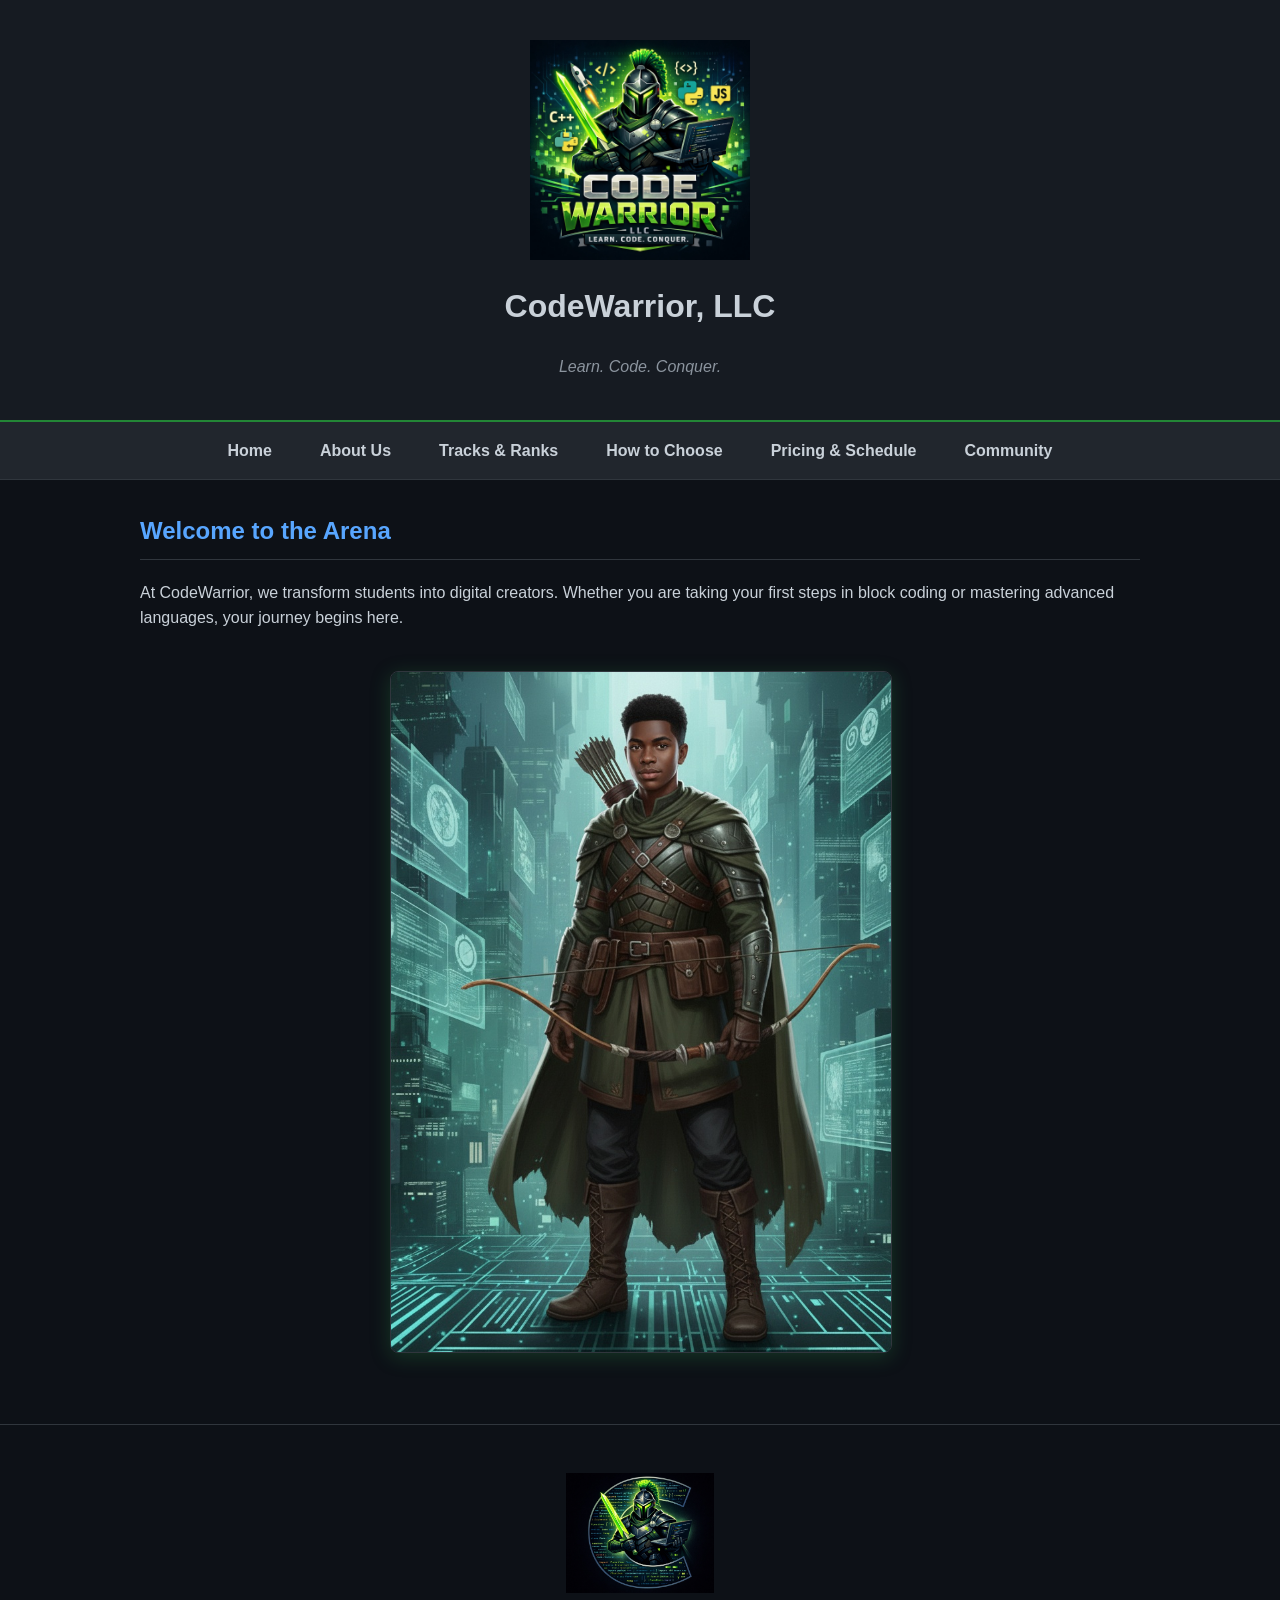
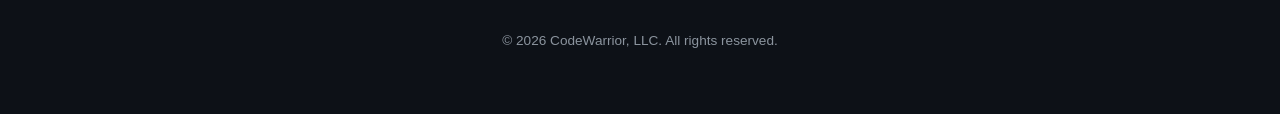
<file: index.html>
<!DOCTYPE html>
<html lang="en">
<head>
    <meta charset="utf-8">
    <title>CodeWarrior, LLC | Home</title>
    <link rel="stylesheet" href="style.css">
</head>
<body>
    <header>
        <img src="icon.jpg" alt="CodeWarrior Icon" width="100">
        <h1>CodeWarrior, LLC</h1>
        <p class="tagline">Learn. Code. Conquer.</p>
    </header>

    <nav>
        <a href="index.html">Home</a>
        <a href="about.html">About Us</a>
        <a href="programs.html">Tracks & Ranks</a>
        <a href="choose.html">How to Choose</a>
        <a href="pricing.html">Pricing & Schedule</a>
        <a href="community.html">Community</a>
    </nav>

    <main>
        <h2>Welcome to the Arena</h2>
        <p>At CodeWarrior, we transform students into digital creators. Whether you are taking your first steps in block coding or mastering advanced languages, your journey begins here.</p>
        
        <div class="hero-container">
            <img src="Knight.jpg" alt="CodeWarrior Knight" class="hero-image">
        </div>
    </main>

    <footer>
        <img src="footerimage.jpg" alt="CodeWarrior Footer Brand" class="footer-img">
        <p>&copy; 2026 CodeWarrior, LLC. All rights reserved.</p>
    </footer>
</body>
</html>
</file>
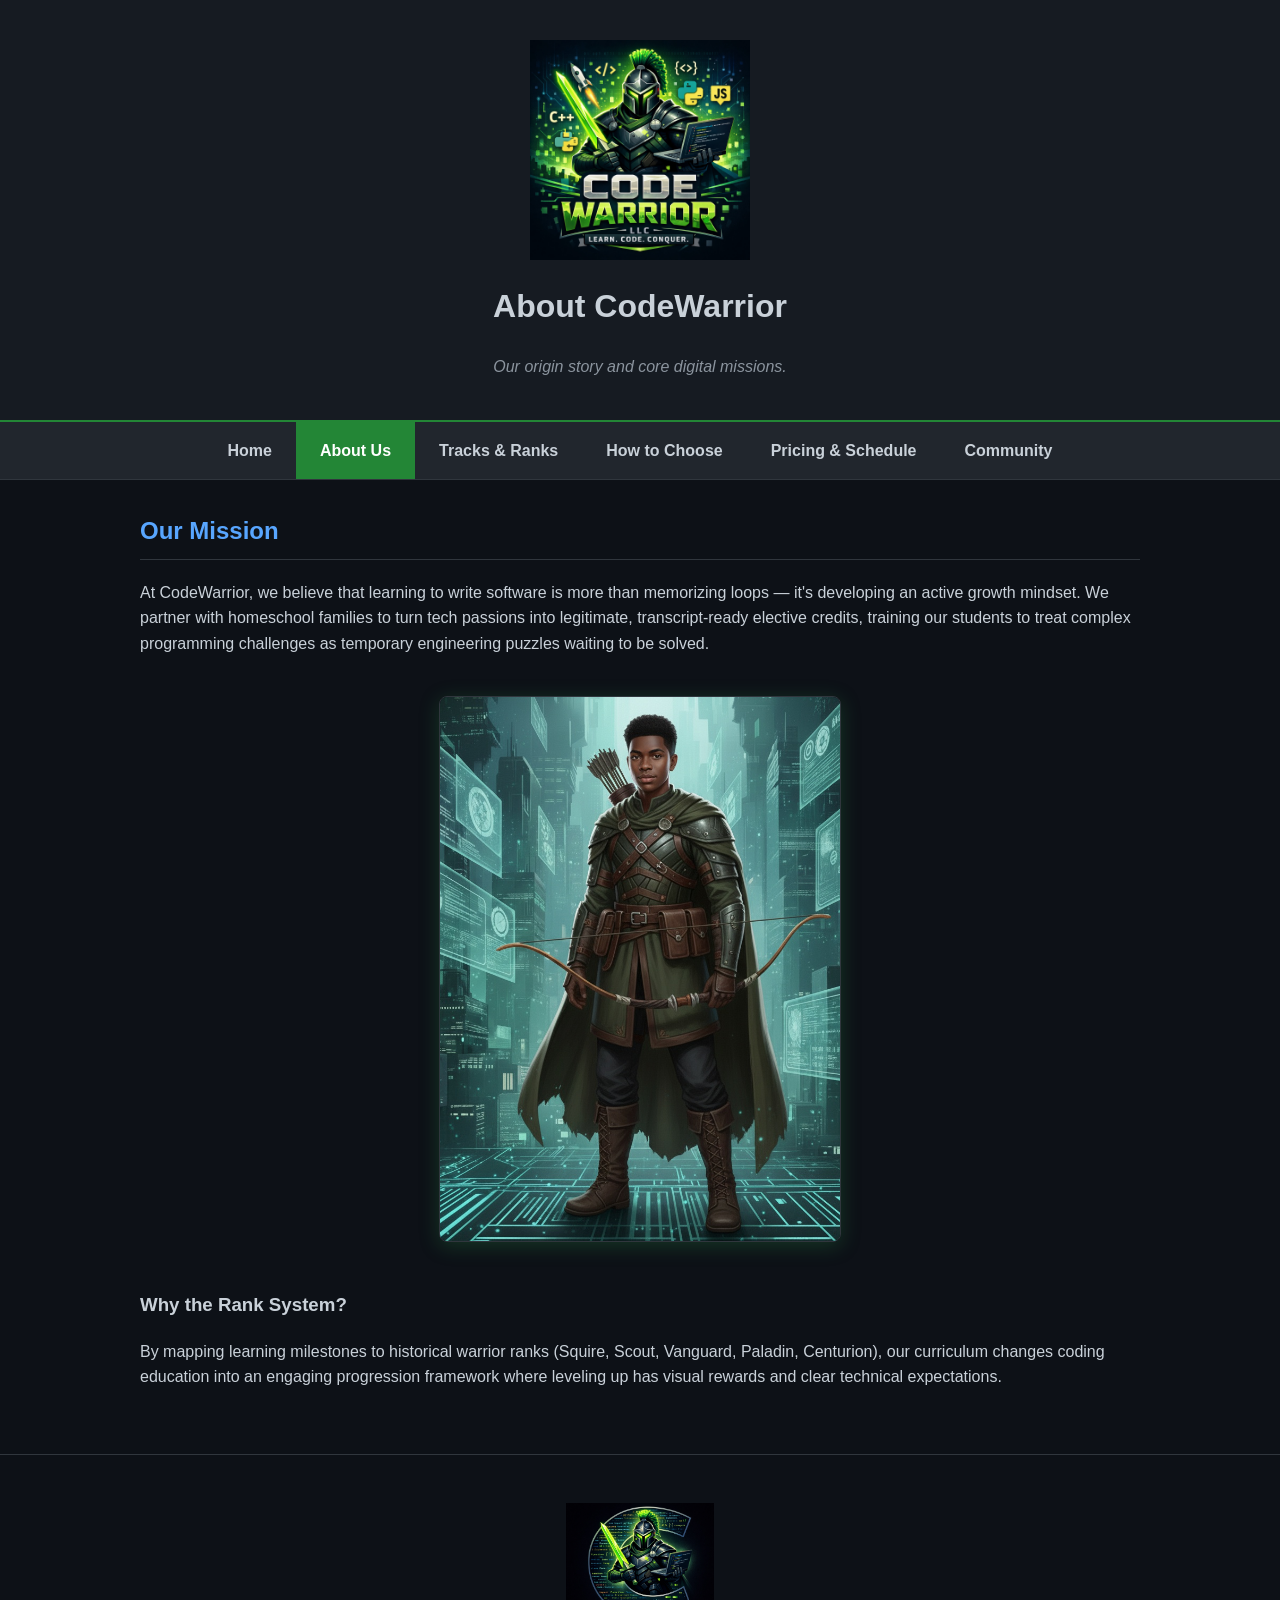
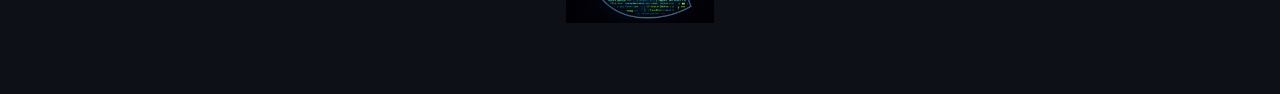
<file: about.html>
<!DOCTYPE html>
<html lang="en">
<head>
    <meta charset="utf-8">
    <title>About Us | CodeWarrior, LLC</title>
    <link rel="stylesheet" href="style.css">
</head>
<body>
    <header>
        <img src="icon.jpg" alt="CodeWarrior Icon" width="100">
        <h1>About CodeWarrior</h1>
        <p class="tagline">Our origin story and core digital missions.</p>
    </header>

    <nav>
        <a href="index.html">Home</a>
        <a href="about.html" class="active">About Us</a>
        <a href="programs.html">Tracks & Ranks</a>
        <a href="choose.html">How to Choose</a>
        <a href="pricing.html">Pricing & Schedule</a>
        <a href="community.html">Community</a>
    </nav>

    <main>
        <h2>Our Mission</h2>
        <p>At CodeWarrior, we believe that learning to write software is more than memorizing loops — it's developing an active growth mindset. We partner with homeschool families to turn tech passions into legitimate, transcript-ready elective credits, training our students to treat complex programming challenges as temporary engineering puzzles waiting to be solved.</p>
        
        <div class="hero-container">
            <img src="Knight.jpg" alt="CodeWarrior Shield" class="hero-image" style="max-width: 400px;">
        </div>
        
        <h3>Why the Rank System?</h3>
        <p>By mapping learning milestones to historical warrior ranks (Squire, Scout, Vanguard, Paladin, Centurion), our curriculum changes coding education into an engaging progression framework where leveling up has visual rewards and clear technical expectations.</p>
    </main>

    <footer>
        <img src="footerimage.jpg" alt="CodeWarrior Footer Brand" class="footer-img">
    </footer>
</body>
</html>
</file>
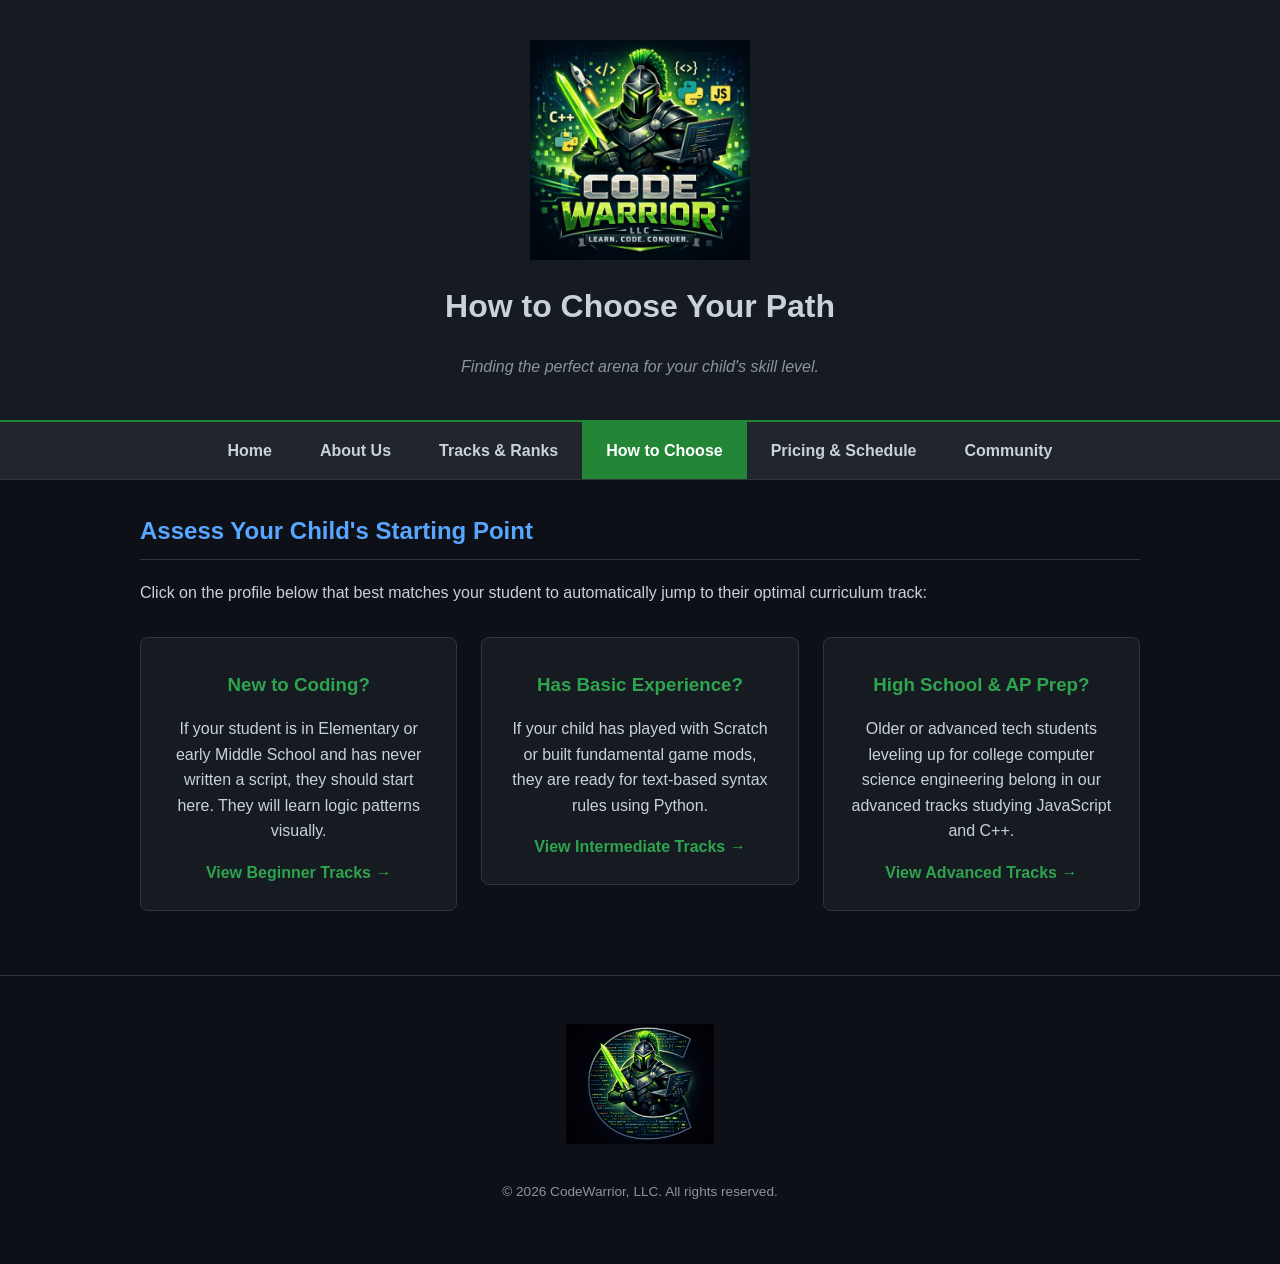
<file: choose.html>
<!DOCTYPE html>
<html lang="en">
<head>
    <meta charset="utf-8">
    <title>How to Choose | CodeWarrior, LLC</title>
    <link rel="stylesheet" href="style.css">
</head>
<body>
    <header>
        <img src="icon.jpg" alt="CodeWarrior Icon" width="100">
        <h1>How to Choose Your Path</h1>
        <p class="tagline">Finding the perfect arena for your child's skill level.</p>
    </header>

    <nav>
        <a href="index.html">Home</a>
        <a href="about.html">About Us</a>
        <a href="programs.html">Tracks & Ranks</a>
        <a href="choose.html" class="active">How to Choose</a>
        <a href="pricing.html">Pricing & Schedule</a>
        <a href="community.html">Community</a>
    </nav>

    <main>
        <h2>Assess Your Child's Starting Point</h2>
        <p>Click on the profile below that best matches your student to automatically jump to their optimal curriculum track:</p>
        
        <div class="program-grid">
            <!-- TARGETS THE BEGINNER SECTION -->
            <a href="programs.html#beginner" style="text-decoration: none; color: inherit;">
                <div class="card" style="cursor: pointer;">
                    <h3>New to Coding?</h3>
                    <p>If your student is in Elementary or early Middle School and has never written a script, they should start here. They will learn logic patterns visually.</p>
                    <span style="color: #2ea44f; font-weight: bold; display: block; margin-top: 10px;">View Beginner Tracks &rarr;</span>
                </div>
            </a>

            <!-- TARGETS THE INTERMEDIATE SECTION -->
            <a href="programs.html#intermediate" style="text-decoration: none; color: inherit;">
                <div class="card" style="cursor: pointer;">
                    <h3>Has Basic Experience?</h3>
                    <p>If your child has played with Scratch or built fundamental game mods, they are ready for text-based syntax rules using Python.</p>
                    <span style="color: #2ea44f; font-weight: bold; display: block; margin-top: 10px;">View Intermediate Tracks &rarr;</span>
                </div>
            </a>

            <!-- TARGETS THE ADVANCED SECTION -->
            <a href="programs.html#advanced" style="text-decoration: none; color: inherit;">
                <div class="card" style="cursor: pointer;">
                    <h3>High School & AP Prep?</h3>
                    <p>Older or advanced tech students leveling up for college computer science engineering belong in our advanced tracks studying JavaScript and C++.</p>
                    <span style="color: #2ea44f; font-weight: bold; display: block; margin-top: 10px;">View Advanced Tracks &rarr;</span>
                </div>
            </a>
        </div>
    </main>

    <footer>
        <img src="footerimage.jpg" alt="CodeWarrior Footer Brand" class="footer-img">
        <p>&copy; 2026 CodeWarrior, LLC. All rights reserved.</p>
    </footer>
</body>
</html>
</file>
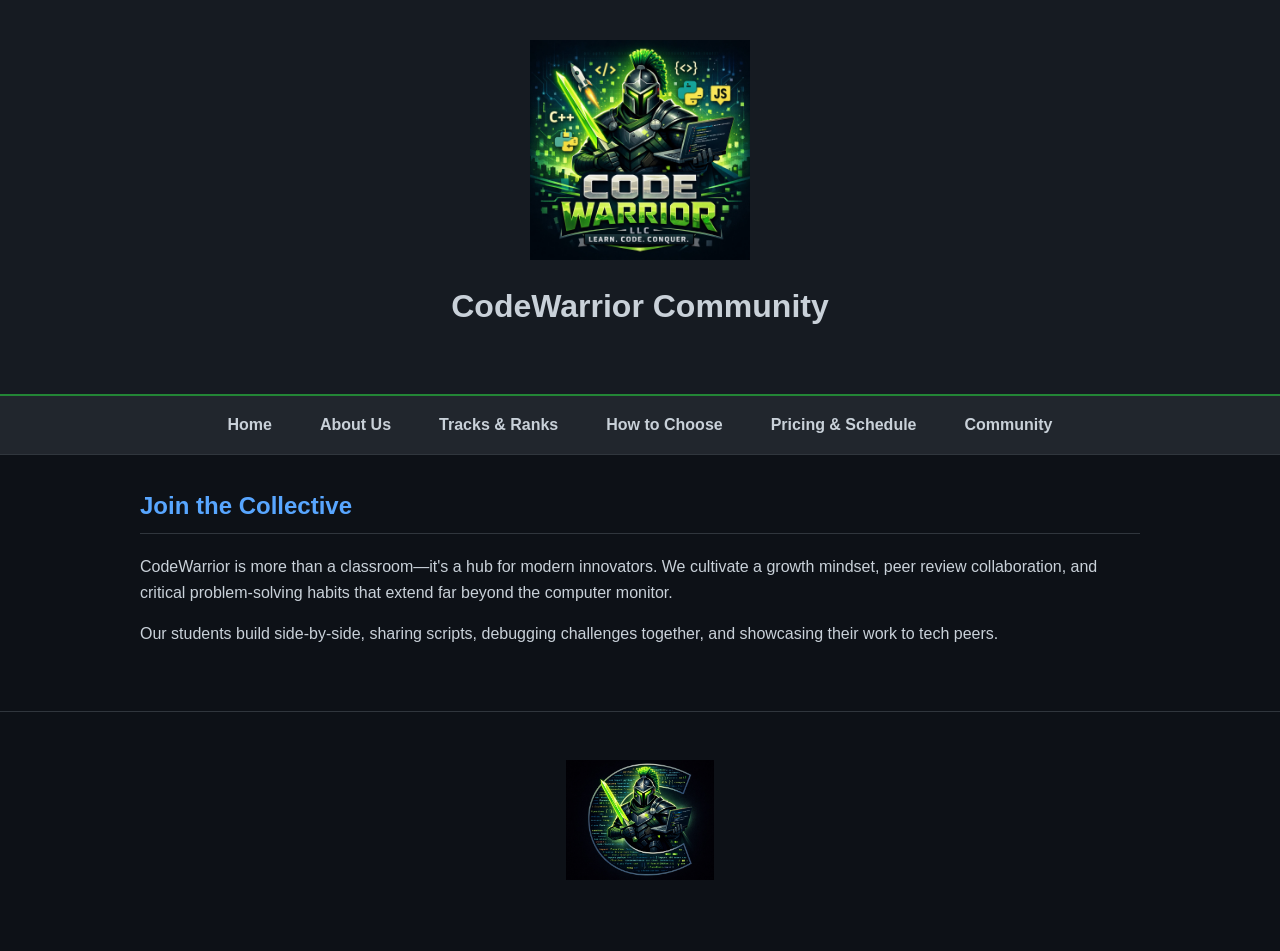
<file: community.html>
<!DOCTYPE html>
<html lang="en">
<head>
    <meta charset="utf-8">
    <title>Community | CodeWarrior, LLC</title>
    <link rel="stylesheet" href="style.css">
</head>
<body>
    <header>
        <img src="icon.jpg" alt="CodeWarrior Icon" width="100">
        <h1>CodeWarrior Community</h1>
    </header>

    <nav>
        <a href="index.html">Home</a>
        <a href="about.html">About Us</a>
        <a href="programs.html">Tracks & Ranks</a>
        <a href="choose.html">How to Choose</a>
        <a href="pricing.html">Pricing & Schedule</a>
        <a href="community.html">Community</a>
    </nav>
    
    <main>
        <h2>Join the Collective</h2>
        <p>CodeWarrior is more than a classroom—it's a hub for modern innovators. We cultivate a growth mindset, peer review collaboration, and critical problem-solving habits that extend far beyond the computer monitor.</p>
        
        <p>Our students build side-by-side, sharing scripts, debugging challenges together, and showcasing their work to tech peers.</p>
    </main>

    <footer>
        <img src="footerimage.jpg" alt="CodeWarrior Footer Brand" class="footer-img">
    </footer>
</body>
</html>
</file>
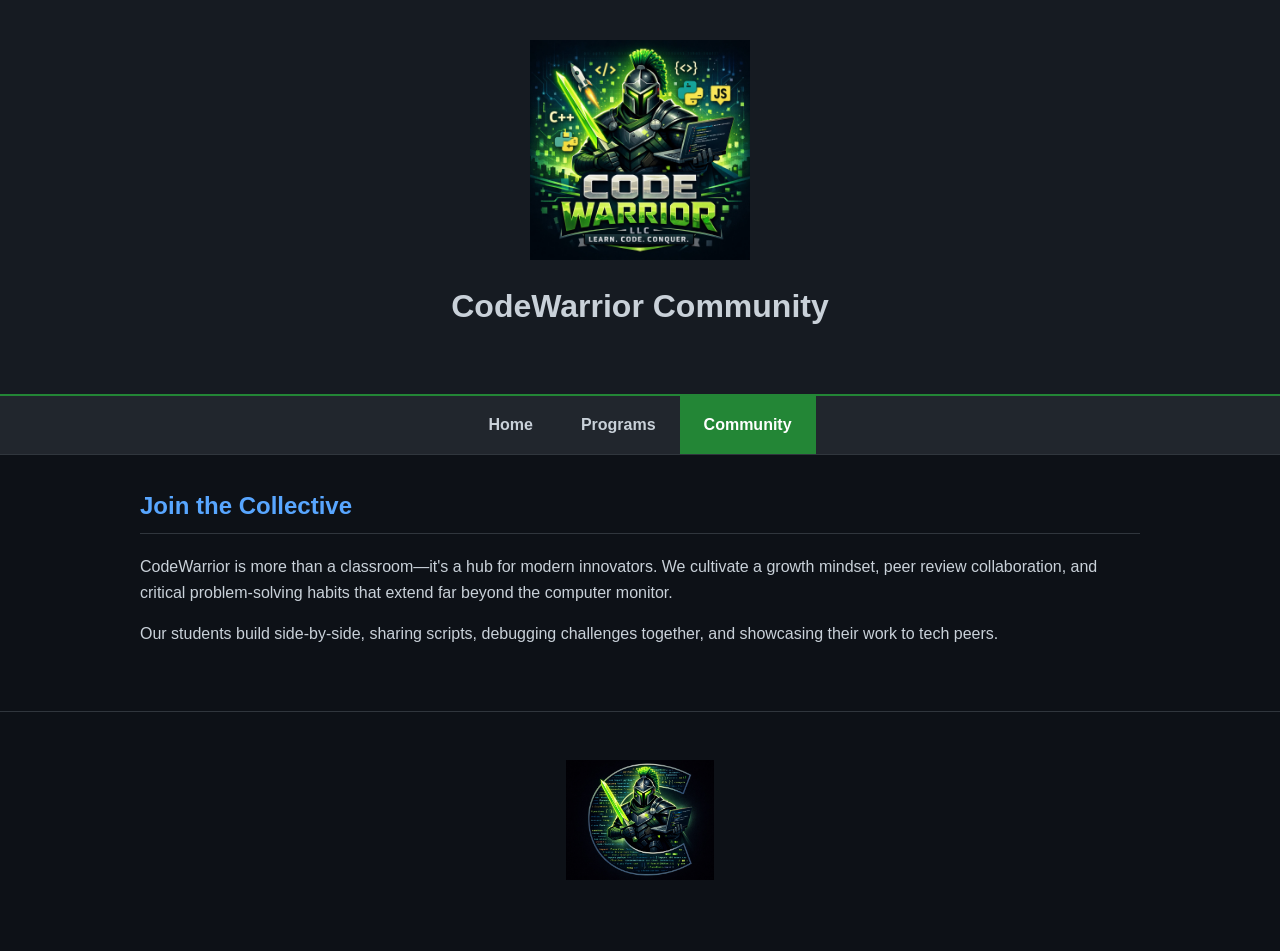
<file: community.html.html>
<!DOCTYPE html>
<html lang="en">
<head>
    <meta charset="utf-8">
    <title>Community | CodeWarrior, LLC</title>
    <link rel="stylesheet" href="style.css">
</head>
<body>
    <header>
        <img src="icon.jpg" alt="CodeWarrior Icon" width="100">
        <h1>CodeWarrior Community</h1>
    </header>

    <nav>
        <a href="index.html">Home</a>
        <a href="programs.html">Programs</a>
        <a href="community.html" class="active">Community</a>
    </nav>

    <main>
        <h2>Join the Collective</h2>
        <p>CodeWarrior is more than a classroom—it's a hub for modern innovators. We cultivate a growth mindset, peer review collaboration, and critical problem-solving habits that extend far beyond the computer monitor.</p>
        
        <p>Our students build side-by-side, sharing scripts, debugging challenges together, and showcasing their work to tech peers.</p>
    </main>

    <footer>
        <img src="footerimage.jpg" alt="CodeWarrior Footer Brand" class="footer-img">
    </footer>
</body>
</html>
</file>
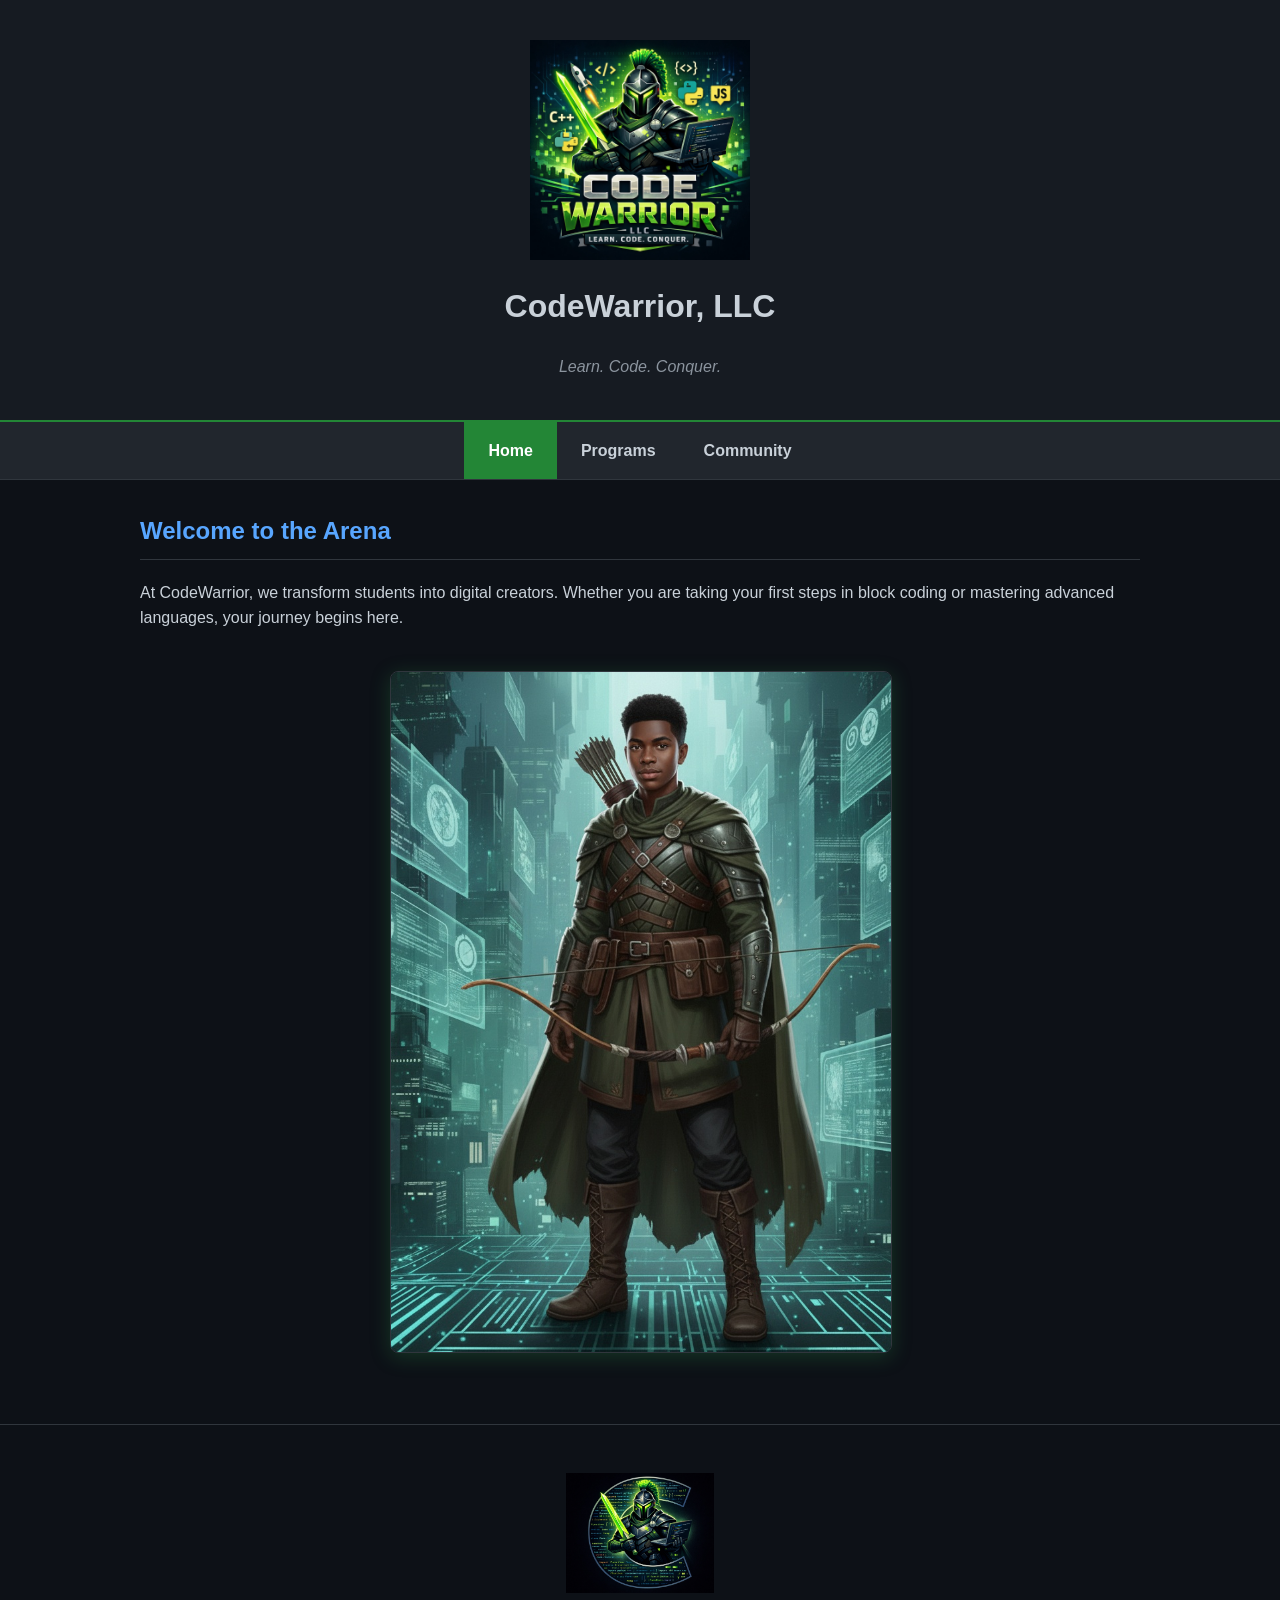
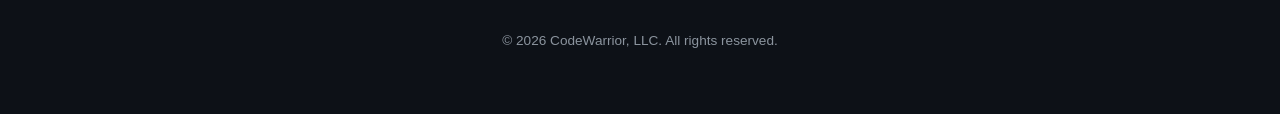
<file: index.html.html>
<!DOCTYPE html>
<html lang="en">
<head>
    <meta charset="utf-8">
    <title>CodeWarrior, LLC | Home</title>
    <link rel="stylesheet" href="style.css">
</head>
<body>
    <header>
        <img src="icon.jpg" alt="CodeWarrior Icon" width="100">
        <h1>CodeWarrior, LLC</h1>
        <p class="tagline">Learn. Code. Conquer.</p>
    </header>

    <nav>
        <a href="index.html" class="active">Home</a>
        <a href="programs.html">Programs</a>
        <a href="community.html">Community</a>
    </nav>

    <main>
        <h2>Welcome to the Arena</h2>
        <p>At CodeWarrior, we transform students into digital creators. Whether you are taking your first steps in block coding or mastering advanced languages, your journey begins here.</p>
        
        <div class="hero-container">
            <img src="Knight.jpg" alt="CodeWarrior Knight" class="hero-image">
        </div>
    </main>

    <footer>
        <img src="footerimage.jpg" alt="CodeWarrior Footer Brand" class="footer-img">
        <p>&copy; 2026 CodeWarrior, LLC. All rights reserved.</p>
    </footer>
</body>
</html>
</file>
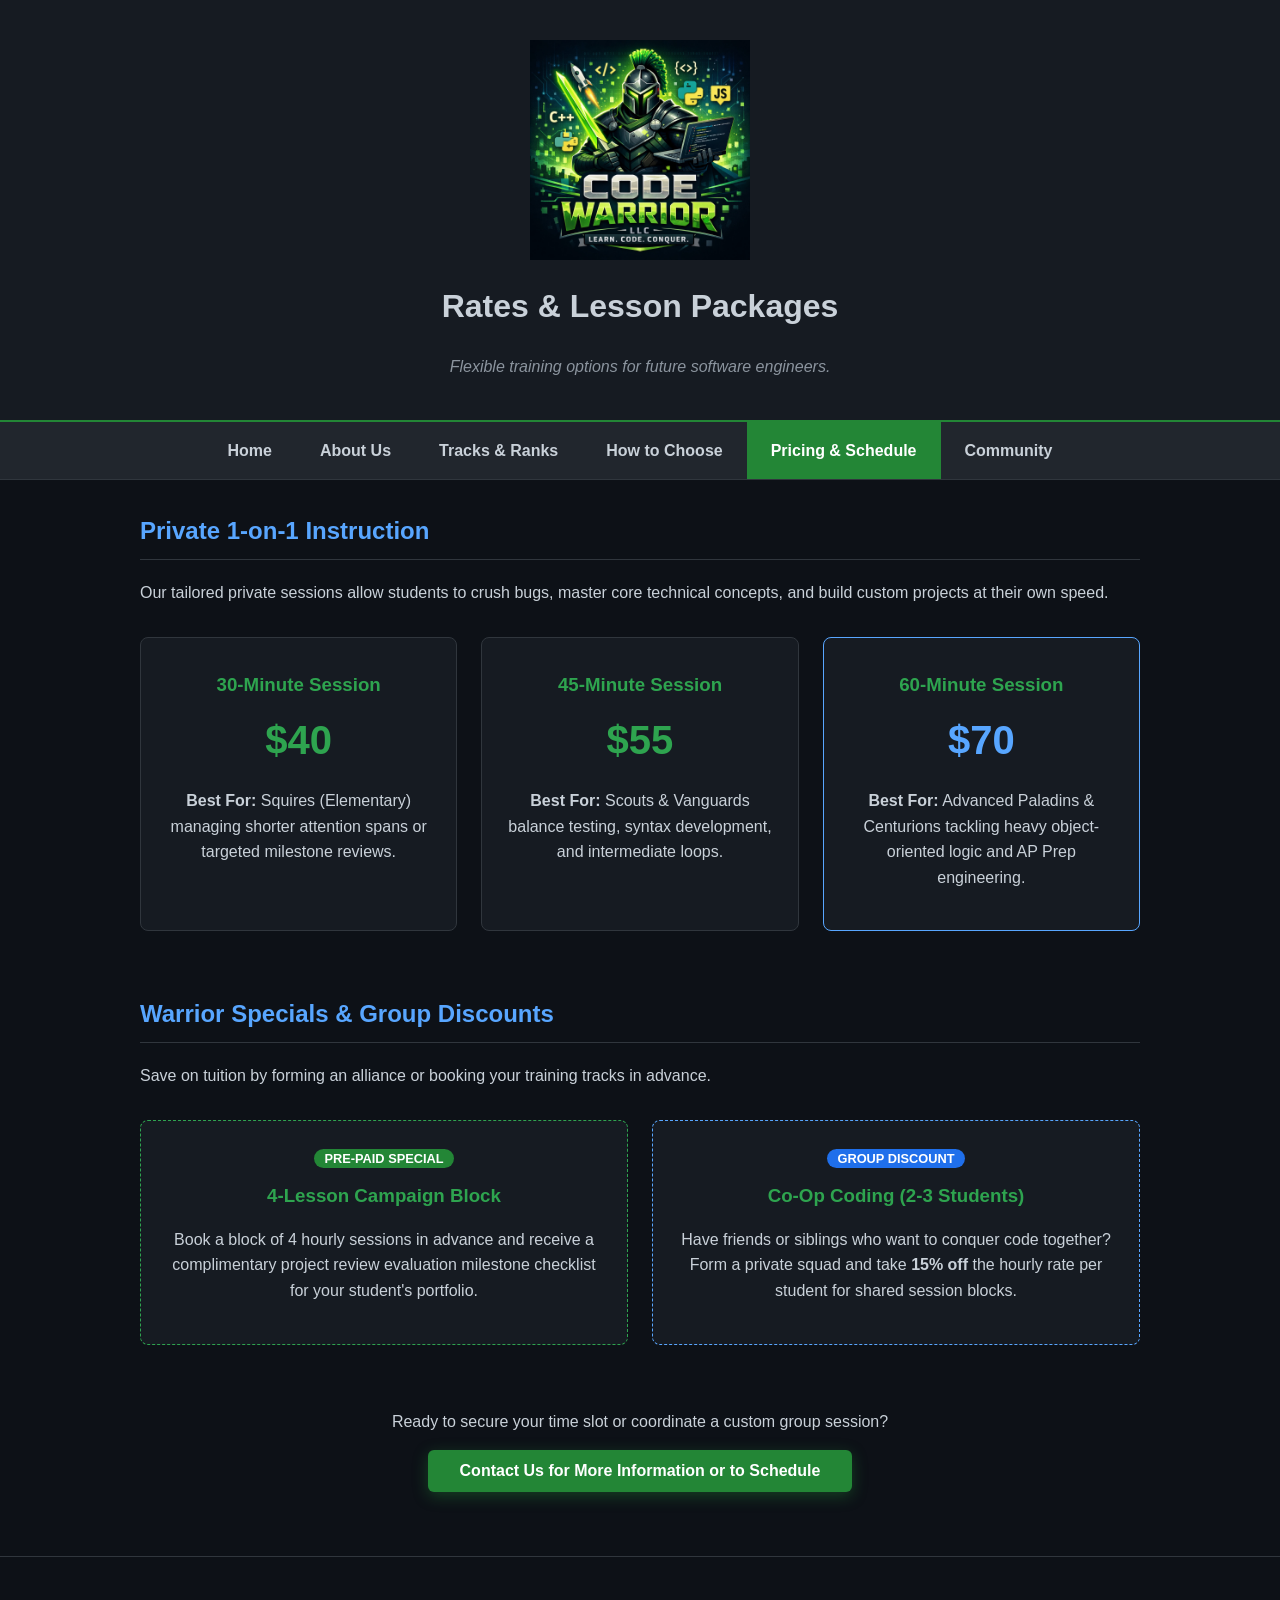
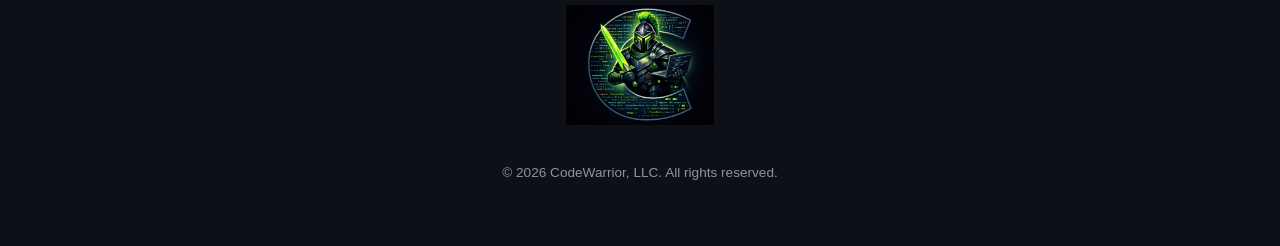
<file: pricing.html>
<!DOCTYPE html>
<html lang="en">
<head>
    <meta charset="utf-8">
    <title>Pricing & Enrollment | CodeWarrior, LLC</title>
    <link rel="stylesheet" href="style.css">
</head>
<body>
    <header>
        <img src="icon.jpg" alt="CodeWarrior Icon" width="100">
        <h1>Rates & Lesson Packages</h1>
        <p class="tagline">Flexible training options for future software engineers.</p>
    </header>

    <nav>
        <a href="index.html">Home</a>
        <a href="about.html">About Us</a>
        <a href="programs.html">Tracks & Ranks</a>
        <a href="choose.html">How to Choose</a>
        <a href="pricing.html" class="active">Pricing & Schedule</a>
        <a href="community.html">Community</a>
    </nav>

    <main>
        <h2>Private 1-on-1 Instruction</h2>
        <p>Our tailored private sessions allow students to crush bugs, master core technical concepts, and build custom projects at their own speed.</p>

        <!-- PRIVATE LESSON RATES GRID -->
        <div class="program-grid">
            <div class="card">
                <h3>30-Minute Session</h3>
                <p class="price" style="font-size: 2.5rem; color: #2ea44f; font-weight: bold; margin: 0.5rem 0;">$40</p>
                <p><strong>Best For:</strong> Squires (Elementary) managing shorter attention spans or targeted milestone reviews.</p>
            </div>

            <div class="card">
                <h3>45-Minute Session</h3>
                <p class="price" style="font-size: 2.5rem; color: #2ea44f; font-weight: bold; margin: 0.5rem 0;">$55</p>
                <p><strong>Best For:</strong> Scouts & Vanguards balance testing, syntax development, and intermediate loops.</p>
            </div>

            <div class="card" style="border-color: #58a6ff;">
                <h3>60-Minute Session</h3>
                <p class="price" style="font-size: 2.5rem; color: #58a6ff; font-weight: bold; margin: 0.5rem 0;">$70</p>
                <p><strong>Best For:</strong> Advanced Paladins & Centurions tackling heavy object-oriented logic and AP Prep engineering.</p>
            </div>
        </div>

        <!-- SPECIALS AND DISCOUNTS SECTION -->
        <h2 style="margin-top: 4rem;">Warrior Specials & Group Discounts</h2>
        <p>Save on tuition by forming an alliance or booking your training tracks in advance.</p>

        <div class="program-grid">
            <!-- SPECIAL 1: BUNDLE VALUE -->
            <div class="card" style="border: 1px dashed #2ea44f;">
                <span style="background: #238636; color: white; padding: 2px 10px; font-size: 0.8rem; font-weight: bold; border-radius: 10px; text-transform: uppercase;">Pre-Paid Special</span>
                <h3 style="margin-top: 10px;">4-Lesson Campaign Block</h3>
                <p>Book a block of 4 hourly sessions in advance and receive a complimentary project review evaluation milestone checklist for your student's portfolio.</p>
            </div>

            <!-- SPECIAL 2: GROUP RATE -->
            <div class="card" style="border: 1px dashed #58a6ff;">
                <span style="background: #1f6feb; color: white; padding: 2px 10px; font-size: 0.8rem; font-weight: bold; border-radius: 10px; text-transform: uppercase;">Group Discount</span>
                <h3 style="margin-top: 10px;">Co-Op Coding (2-3 Students)</h3>
                <p>Have friends or siblings who want to conquer code together? Form a private squad and take <strong>15% off</strong> the hourly rate per student for shared session blocks.</p>
            </div>
        </div>

        <!-- FIXED SCHEDULING SECTION -->
        <div style="text-align: center; margin-top: 4rem;">
            <p>Ready to secure your time slot or coordinate a custom group session?</p>
            <button onclick="copyEmailAddress(this)" style="background-color: #238636; color: white; padding: 0.75rem 2rem; border: none; text-decoration: none; font-weight: bold; border-radius: 6px; display: inline-block; box-shadow: 0 4px 15px rgba(35,134,54,0.4); cursor: pointer; font-size: 1rem; transition: all 0.2s ease;">Contact Us for More Information or to Schedule</button>
        </div>
    </main>

    <footer>
        <img src="footerimage.jpg" alt="CodeWarrior Footer Brand" class="footer-img">
        <p>&copy; 2026 CodeWarrior, LLC. All rights reserved.</p>
    </footer>

    <!-- CLIPBOARD COPY SCRIPT -->
    <script>
    function copyEmailAddress(buttonElement) {
        const email = "instructor@codewarriorllc.org"; 
        
        navigator.clipboard.writeText(email).then(() => {
            const originalText = buttonElement.innerText;
            buttonElement.innerText = "Email Copied to Clipboard!";
            buttonElement.style.backgroundColor = "#28a745"; 
            
            setTimeout(() => {
                buttonElement.innerText = originalText;
                buttonElement.style.backgroundColor = "#238636"; 
            }, 3000);
        }).catch(err => {
            alert("Please email us at: " + email);
        });
    }
    </script>
</body>
</html>
</file>
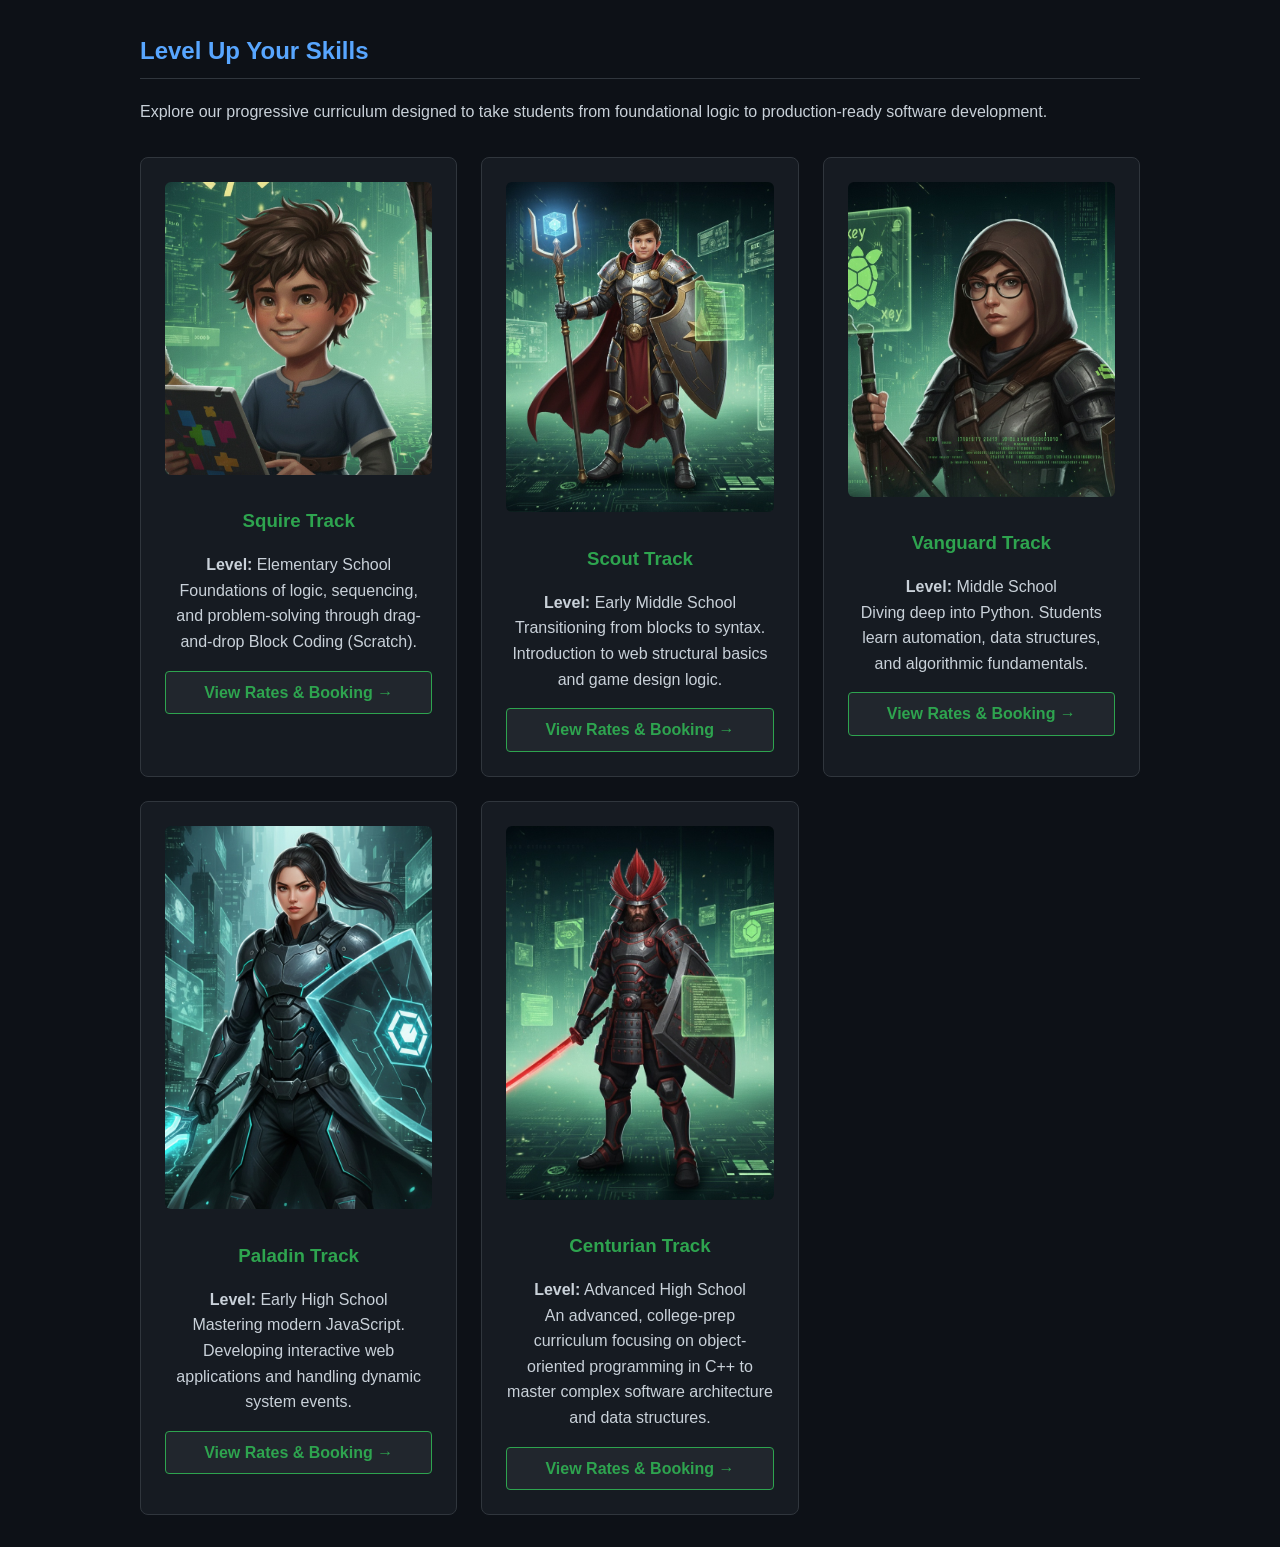
<file: programs.html>
<!DOCTYPE html>
<html lang="en">
<head>
    <meta charset="utf-8">
    <title>Programs | CodeWarrior, LLC</title>
    <!-- THIS LINE BELOW IS CRITICAL. IF IT IS MISSING, THE STYLES COLLAPSE -->
    <link rel="stylesheet" href="style.css">
</head>
<main>
    <h2>Level Up Your Skills</h2>
    <p>Explore our progressive curriculum designed to take students from foundational logic to production-ready software development.</p>

    <div class="program-grid">
        <div class="card" id="beginner">
            <img src="Squire.jpg" alt="Squire Rank">
            <h3>Squire Track</h3>
            <p><strong>Level:</strong> Elementary School<br>Foundations of logic, sequencing, and problem-solving through drag-and-drop Block Coding (Scratch).</p>
            <a href="pricing.html" style="display: block; margin-top: 15px; background: #21262d; color: #2ea44f; padding: 8px; border: 1px solid #2ea44f; border-radius: 4px; text-decoration: none; font-weight: bold;">View Rates & Booking &rarr;</a>
        </div>

        <div class="card">
            <img src="Scout.jpg" alt="Scout Rank">
            <h3>Scout Track</h3>
            <p><strong>Level:</strong> Early Middle School<br>Transitioning from blocks to syntax. Introduction to web structural basics and game design logic.</p>
            <a href="pricing.html" style="display: block; margin-top: 15px; background: #21262d; color: #2ea44f; padding: 8px; border: 1px solid #2ea44f; border-radius: 4px; text-decoration: none; font-weight: bold;">View Rates & Booking &rarr;</a>
        </div>

        <div class="card" id="intermediate">
            <img src="Vanguard.jpg" alt="Vanguard Rank">
            <h3>Vanguard Track</h3>
            <p><strong>Level:</strong> Middle School<br>Diving deep into Python. Students learn automation, data structures, and algorithmic fundamentals.</p>
            <a href="pricing.html" style="display: block; margin-top: 15px; background: #21262d; color: #2ea44f; padding: 8px; border: 1px solid #2ea44f; border-radius: 4px; text-decoration: none; font-weight: bold;">View Rates & Booking &rarr;</a>
        </div>

        <div class="card" id="advanced">
            <img src="paladin.jpg" alt="Paladin Rank">
            <h3>Paladin Track</h3>
            <p><strong>Level:</strong> Early High School<br>Mastering modern JavaScript. Developing interactive web applications and handling dynamic system events.</p>
            <a href="pricing.html" style="display: block; margin-top: 15px; background: #21262d; color: #2ea44f; padding: 8px; border: 1px solid #2ea44f; border-radius: 4px; text-decoration: none; font-weight: bold;">View Rates & Booking &rarr;</a>
        </div>

        <div class="card">
            <img src="centurian.jpg" alt="Centurian Rank">
            <h3>Centurian Track</h3>
            <p><strong>Level:</strong> Advanced High School<br>An advanced, college-prep curriculum focusing on object-oriented programming in C++ to master complex software architecture and data structures.</p>
            <a href="pricing.html" style="display: block; margin-top: 15px; background: #21262d; color: #2ea44f; padding: 8px; border: 1px solid #2ea44f; border-radius: 4px; text-decoration: none; font-weight: bold;">View Rates & Booking &rarr;</a>
        </div>
    </div>
</main>
</file>
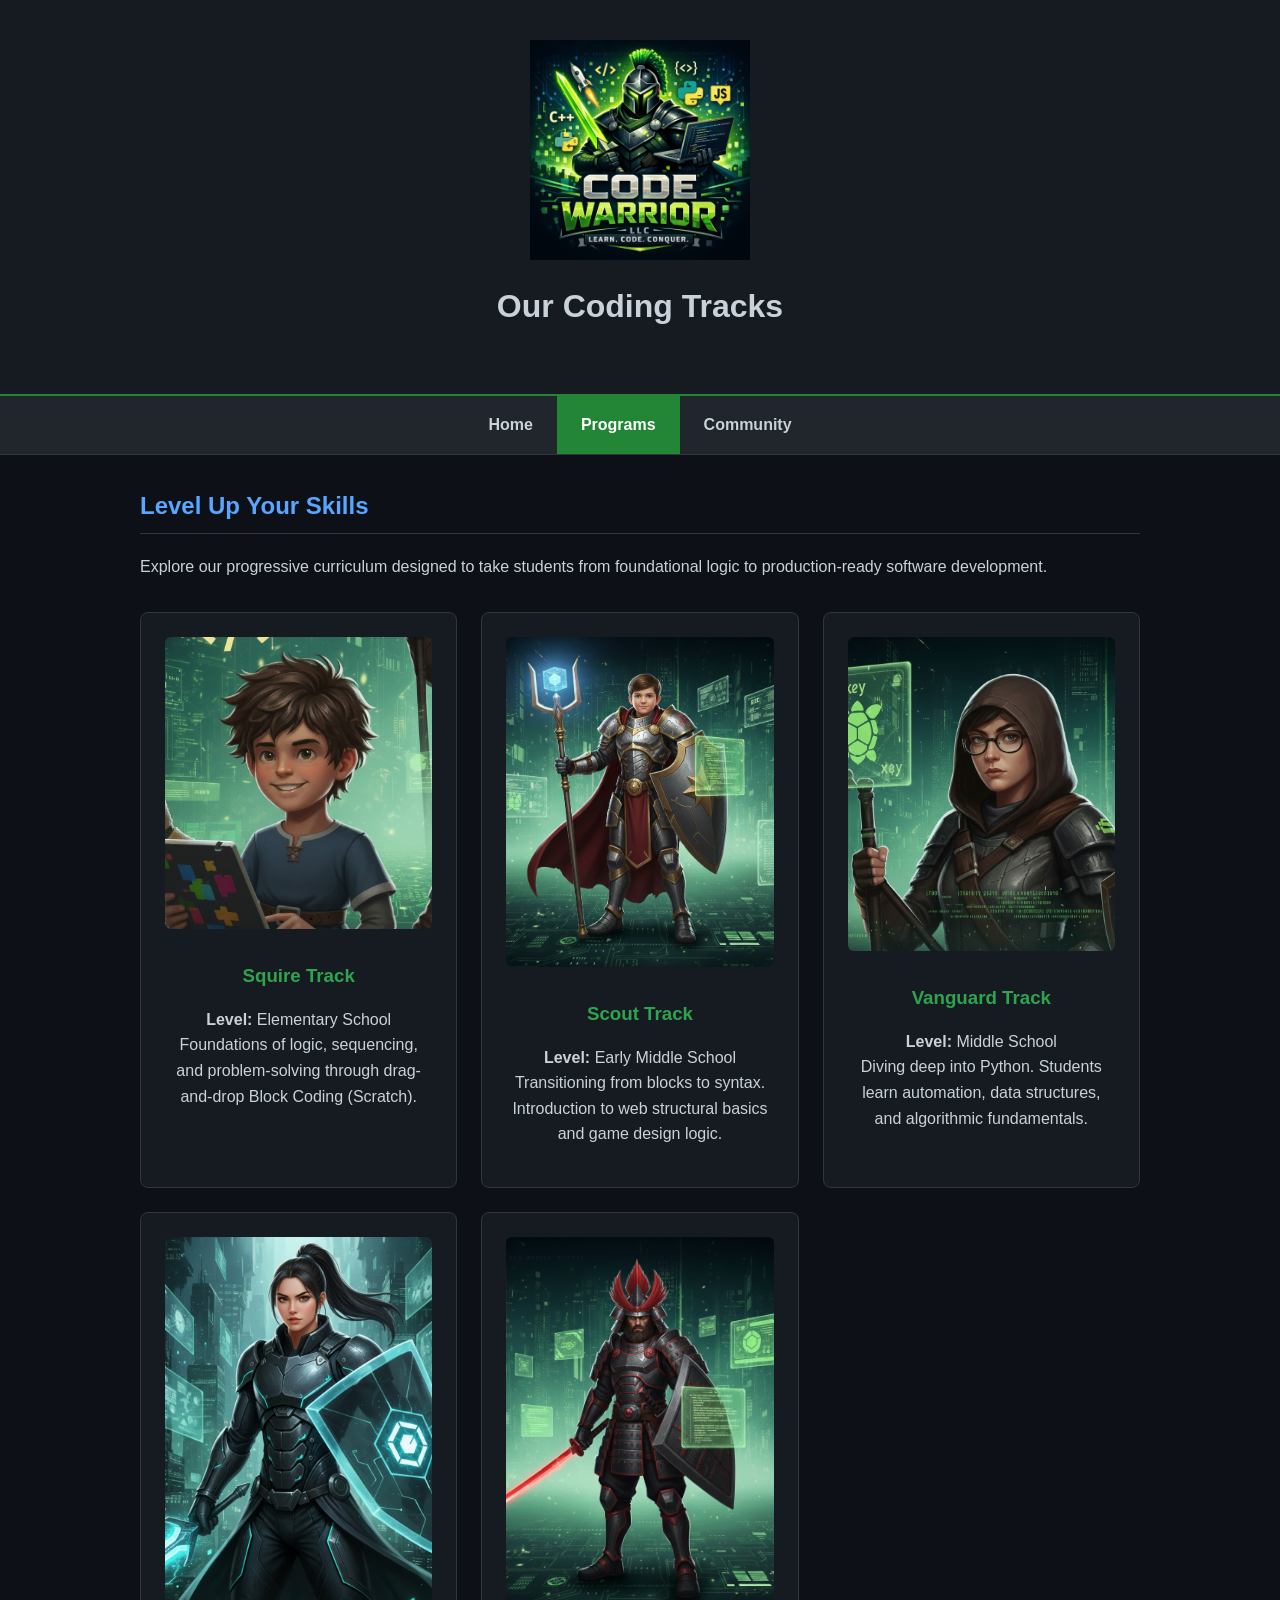
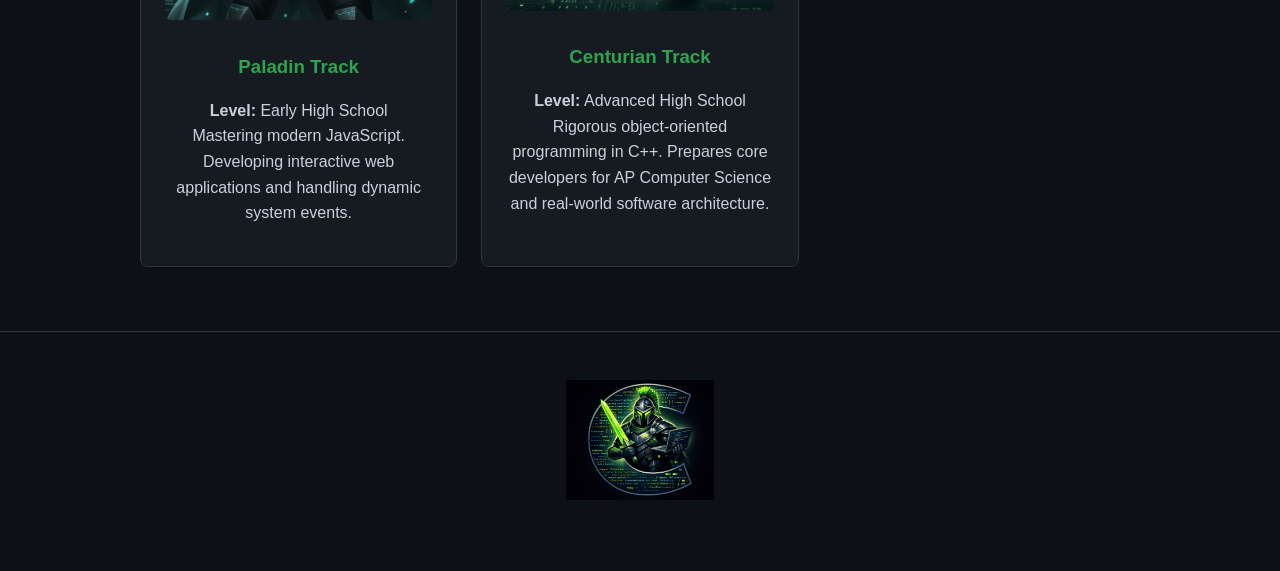
<file: programs.html.html>
<!DOCTYPE html>
<html lang="en">
<head>
    <meta charset="utf-8">
    <title>Programs | CodeWarrior, LLC</title>
    <link rel="stylesheet" href="style.css">
</head>
<body>
    <header>
        <img src="icon.jpg" alt="CodeWarrior Icon" width="100">
        <h1>Our Coding Tracks</h1>
    </header>

    <nav>
        <a href="index.html">Home</a>
        <a href="programs.html" class="active">Programs</a>
        <a href="community.html">Community</a>
    </nav>

    <main>
        <h2>Level Up Your Skills</h2>
        <p>Explore our progressive curriculum designed to take students from foundational logic to production-ready software development.</p>

        <div class="program-grid">
            <div class="card">
                <img src="Squire.jpg" alt="Squire Rank">
                <h3>Squire Track</h3>
                <p><strong>Level:</strong> Elementary School<br>Foundations of logic, sequencing, and problem-solving through drag-and-drop Block Coding (Scratch).</p>
            </div>

            <div class="card">
                <img src="Scout.jpg" alt="Scout Rank">
                <h3>Scout Track</h3>
                <p><strong>Level:</strong> Early Middle School<br>Transitioning from blocks to syntax. Introduction to web structural basics and game design logic.</p>
            </div>

            <div class="card">
                <img src="Vanguard.jpg" alt="Vanguard Rank">
                <h3>Vanguard Track</h3>
                <p><strong>Level:</strong> Middle School<br>Diving deep into Python. Students learn automation, data structures, and algorithmic fundamentals.</p>
            </div>

            <div class="card">
                <img src="paladin.jpg" alt="Paladin Rank">
                <h3>Paladin Track</h3>
                <p><strong>Level:</strong> Early High School<br>Mastering modern JavaScript. Developing interactive web applications and handling dynamic system events.</p>
            </div>

            <div class="card">
                <img src="centurian.jpg" alt="Centurian Rank">
                <h3>Centurian Track</h3>
                <p><strong>Level:</strong> Advanced High School<br>Rigorous object-oriented programming in C++. Prepares core developers for AP Computer Science and real-world software architecture.</p>
            </div>
        </div>
    </main>

    <footer>
        <img src="footerimage.jpg" alt="CodeWarrior Footer Brand" class="footer-img">
    </footer>
</body>
</html>
</file>
<file: style.css>
/* Core Layout Settings */
body {
    background-color: #0d1117;
    color: #c9d1d9;
    font-family: -apple-system, BlinkMacSystemFont, "Segoe UI", Helvetica, Arial, sans-serif;
    margin: 0;
    padding: 0;
    line-height: 1.6;
}

header {
    background-color: #161b22;
    text-align: center;
    padding: 2.5rem 1rem; /* Added slightly more breathing room */
    border-bottom: 2px solid #238636;
}

/* This targets your top logo image icon */
header img {
    width: 220px;       /* Made your logo significantly larger */
    height: auto;       /* Keeps the logo perfectly proportioned */
    display: block;
    margin: 0 auto 15px auto; /* Centers it perfectly above the title */
    transition: transform 0.3s ease;
}

.tagline {
    color: #8b949e;
    font-style: italic;
    margin: 0.25rem 0 0 0;
}

/* Navigation Menu */
nav {
    background-color: #21262d;
    display: flex;
    justify-content: center;
    border-bottom: 1px solid #30363d;
}

nav a {
    color: #c9d1d9;
    padding: 1rem 1.5rem;
    text-decoration: none;
    font-weight: bold;
    transition: background 0.2s, color 0.2s;
}

nav a:hover, nav a.active {
    background-color: #238636;
    color: #ffffff;
}

/* Main Content Containers */
main {
    max-width: 1000px;
    margin: 2rem auto;
    padding: 0 1rem;
}

h2 {
    color: #58a6ff;
    border-bottom: 1px solid #30363d;
    padding-bottom: 0.5rem;
}

/* Hero Elements */
.hero-container {
    text-align: center;
    margin: 2.5rem auto;
    max-width: 500px;   /* Constrains the warrior image so it doesn't blow up too large */
}

.hero-image {
    width: 100%;        /* Allows the image to span the full width of its 500px box */
    height: auto;       /* CRITICAL: Tells the browser to calculate height naturally */
    object-fit: contain;/* Ensures the entire image fits inside without being cropped */
    border-radius: 8px;
    border: 1px solid #30363d;
    box-shadow: 0 4px 20px rgba(46, 164, 79, 0.25);
}
/* Program Card Structures */
.program-grid {
    display: grid;
    grid-template-columns: repeat(auto-fit, minmax(280px, 1fr));
    gap: 1.5rem;
    margin-top: 2rem;
}

.card {
    background-color: #161b22;
    border: 1px solid #30363d;
    border-radius: 8px;
    padding: 1.5rem;
    text-align: center;
    transition: transform 0.2s, border-color 0.2s;
}

.card:hover {
    transform: translateY(-5px);
    border-color: #2ea44f;
}

.card img {
    max-width: 100%;
    height: auto;
    border-radius: 6px;
    margin-bottom: 1rem;
}

.card h3 {
    color: #2ea44f;
    margin: 0.5rem 0;
}

/* Footer Assembly */
footer {
    text-align: center;
    padding: 3rem 1rem;
    background-color: #0d1117;
    border-top: 1px solid #30363d;
    margin-top: 4rem;
}

.footer-img {
    max-width: 100%;
    height: auto;
    max-height: 120px;
    margin-bottom: 1rem;
}

footer p {
    color: #8b949e;
    font-size: 0.85rem;
}
</file>
